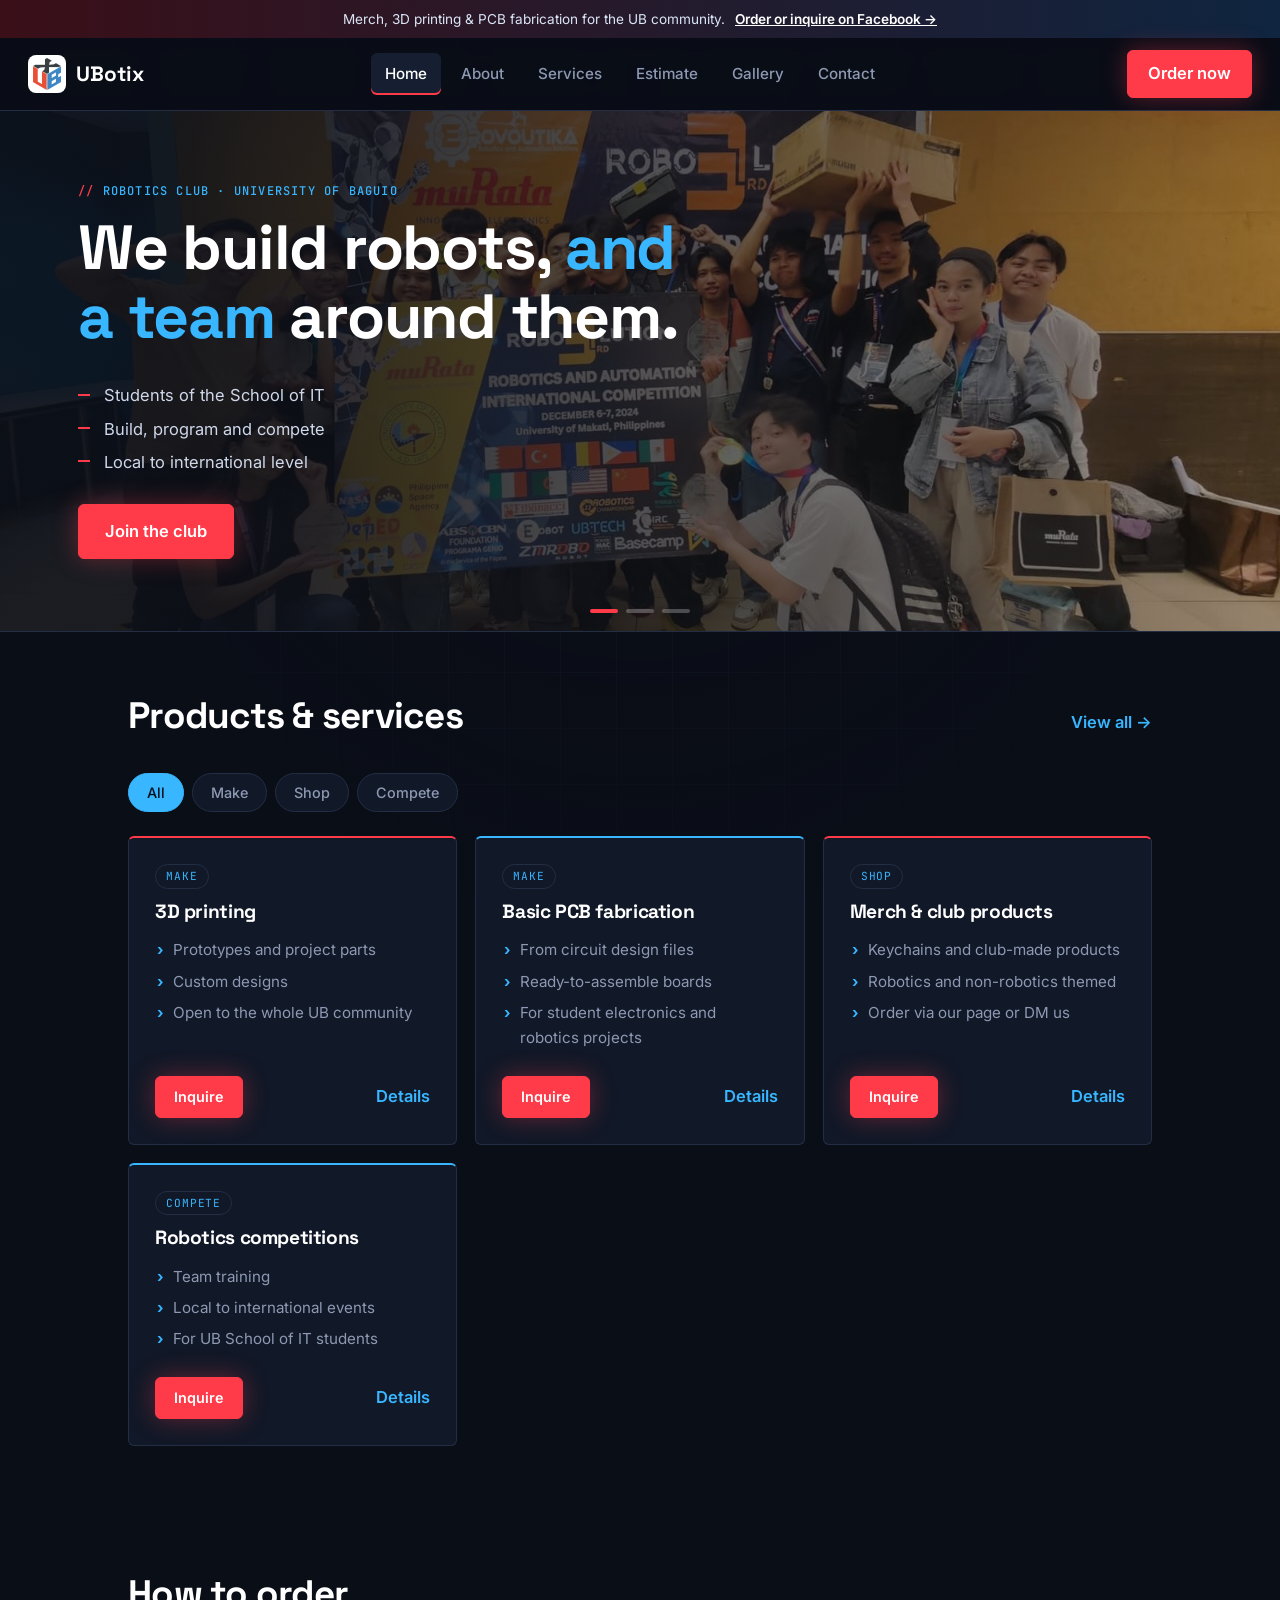
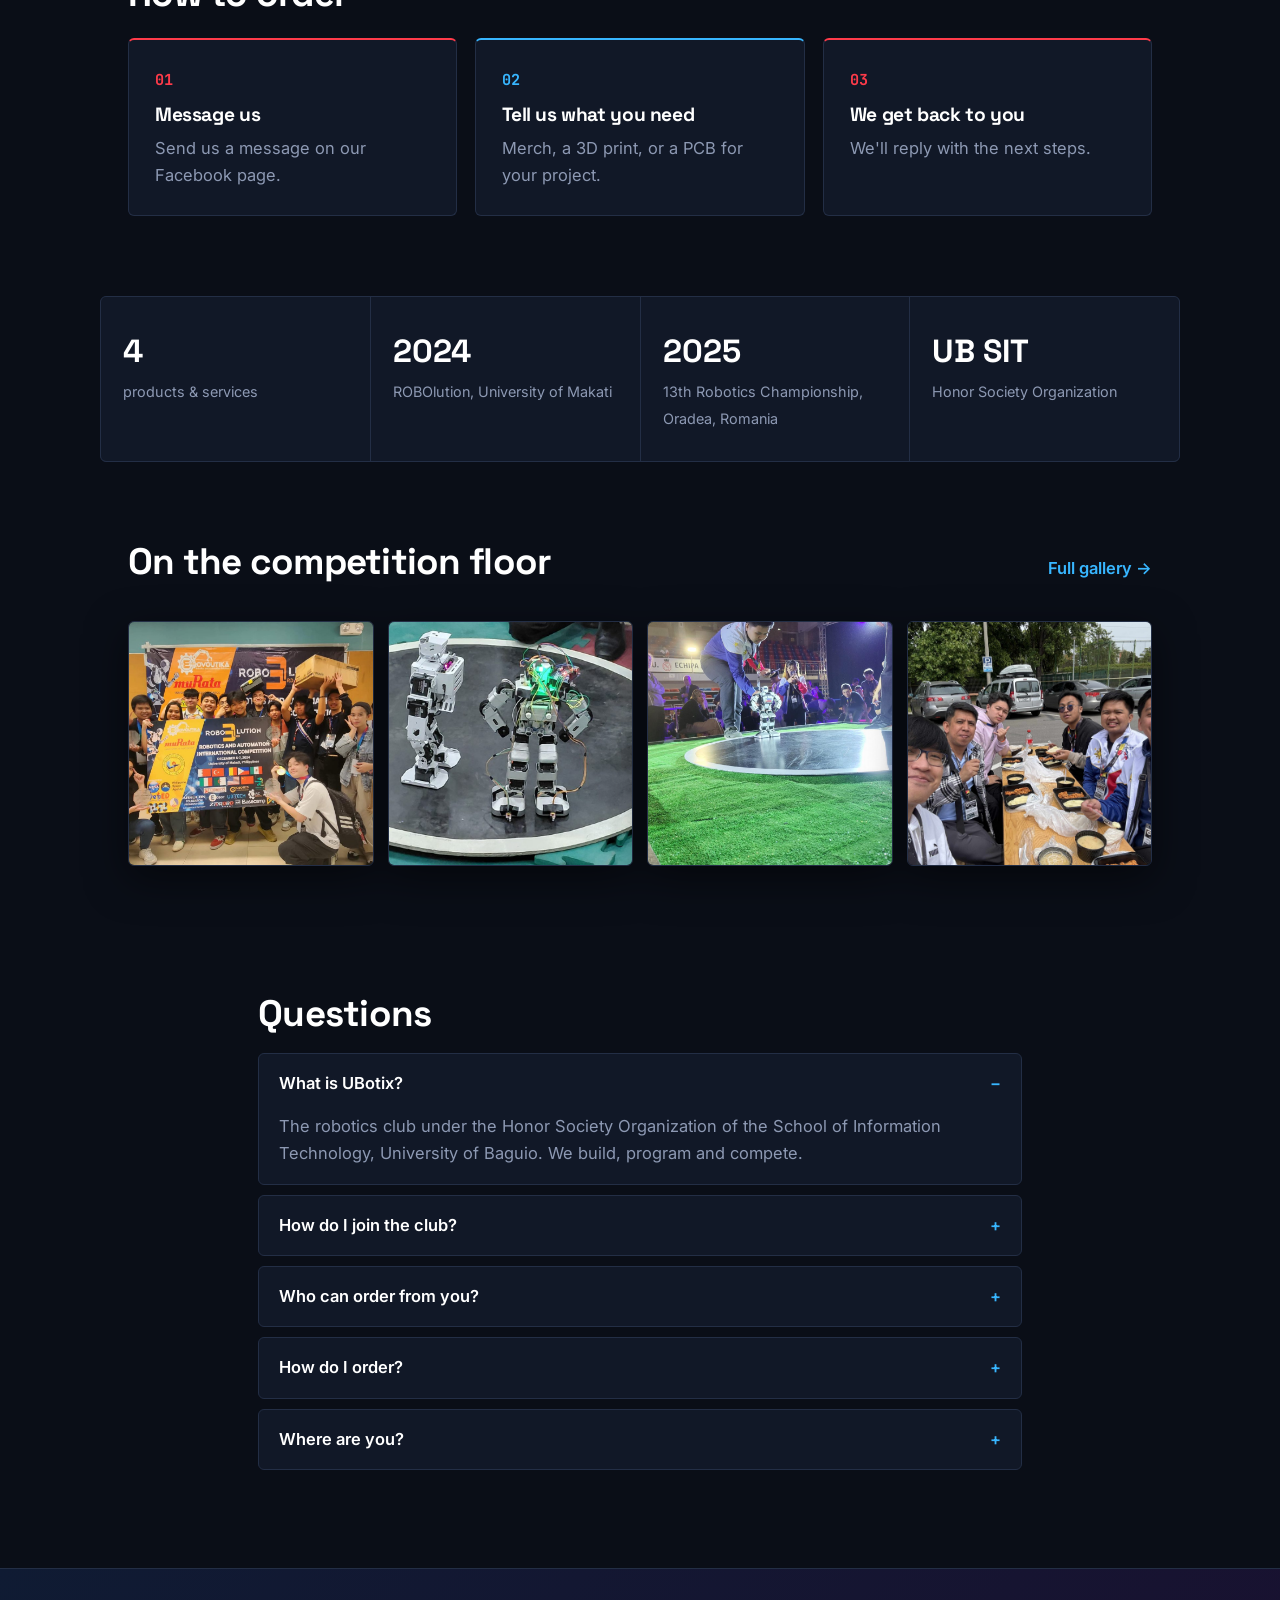
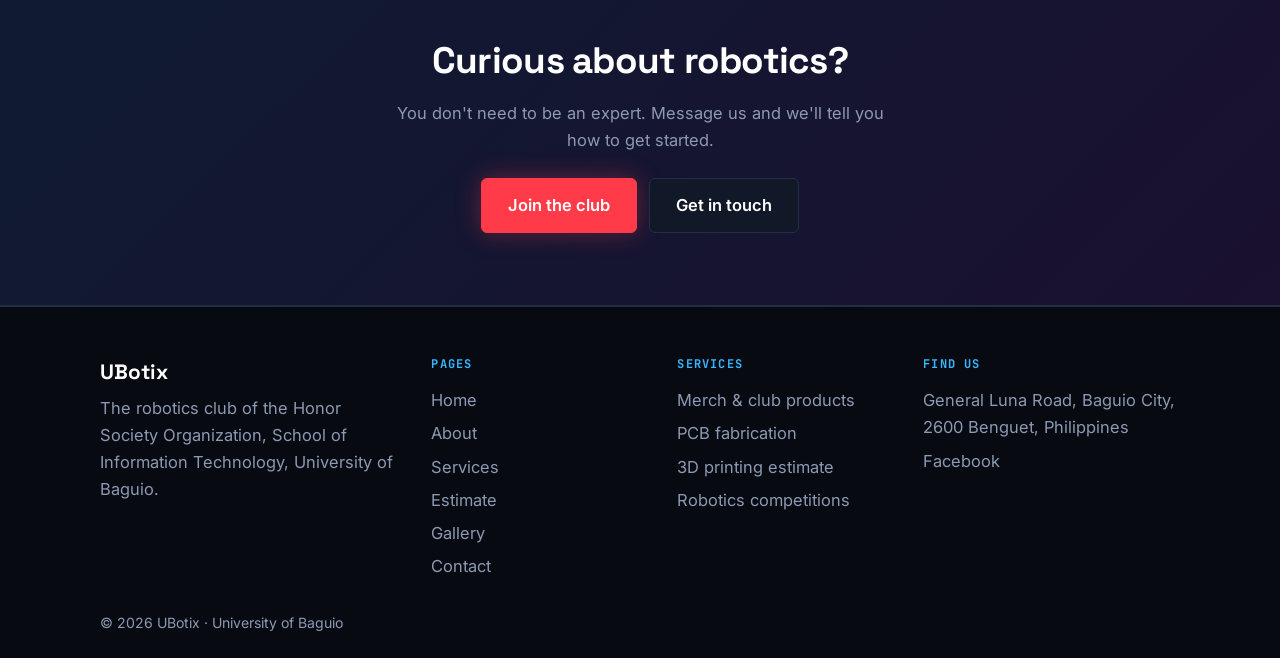
<file: index.html>
<!doctype html>
<html lang="en">
<head>
<meta charset="utf-8">
<meta name="viewport" content="width=device-width, initial-scale=1">
<title>UBotix | University of Baguio Robotics Club</title>
<meta name="description" content="UBotix is the robotics club of the School of Information Technology, University of Baguio. We build, program and compete.">
<link rel="icon" href="favicon.ico" sizes="any">
<link rel="icon" type="image/png" href="images/favicon.png">
<link rel="apple-touch-icon" href="images/apple-touch-icon.png">
<link rel="preconnect" href="https://fonts.googleapis.com">
<link rel="preconnect" href="https://fonts.gstatic.com" crossorigin>
<link href="https://fonts.googleapis.com/css2?family=Inter:wght@400;500;600&family=Space+Grotesk:wght@500;700&family=JetBrains+Mono:wght@500;700&display=swap" rel="stylesheet">
<link rel="stylesheet" href="styles.css">
</head>
<body class="home">
<div class="notice">Merch, 3D printing &amp; PCB fabrication for the UB community. <a href="https://www.facebook.com/profile.php?id=61595112535000" target="_blank" rel="noopener">Order or inquire on Facebook &rarr;</a></div>
<header class="nav">
  <a class="brand" href="index.html" aria-label="UBotix home"><img src="images/logo-cube.png" alt="UBotix"><span>UBotix</span></a>
  <button class="menu" aria-label="Menu" aria-expanded="false">Menu</button>
  <nav>
      <a href="index.html" class="active" aria-current="page">Home</a>
      <a href="about.html">About</a>
      <a href="services.html">Services</a>
      <a href="estimate.html">Estimate</a>
      <a href="gallery.html">Gallery</a>
      <a href="contact.html">Contact</a>
  </nav>
  <a class="btn primary order" href="https://www.facebook.com/profile.php?id=61595112535000" target="_blank" rel="noopener">Order now</a>
</header>
<main>

<section class="hero-car">
  <div class="slides">
    <div class="slide on" style="background-image:linear-gradient(90deg,rgba(10,14,23,.92) 15%,rgba(10,14,23,.35)),url(images/gallery/photo3.jpg)"><div class="slide-in"><p class="tag">Robotics club &middot; University of Baguio</p><h1>We build robots, <em>and a team</em> around them.</h1><ul class="ticks"><li>Students of the School of IT</li><li>Build, program and compete</li><li>Local to international level</li></ul><a class="btn primary" href="https://docs.google.com/forms/d/e/1FAIpQLSfKr0CST-jLYhEH2jDf-eN278wvGt6CbWJ5EzZv4pns-jMh1Q/viewform?pli=1" target="_blank" rel="noopener">Join the club</a></div></div>
    <div class="slide" style="background-image:linear-gradient(90deg,rgba(10,14,23,.92) 15%,rgba(10,14,23,.35)),url(images/gallery/photo1.jpg)"><div class="slide-in"><p class="tag">ROBOlution 2024</p><h1>Medals from the <em>international stage</em>.</h1><ul class="ticks"><li>ROBOlution 3rd Robotics and Automation International Competition</li><li>University of Makati, December 2024</li><li>May 2025: 13th Robotics Championship, Oradea, Romania &mdash; Top 4 in Freestyle</li></ul><a class="btn primary" href="gallery.html">See the gallery</a></div></div>
    <div class="slide" style="background-image:linear-gradient(90deg,rgba(10,14,23,.92) 15%,rgba(10,14,23,.35)),url(images/gallery/photo4.jpg)"><div class="slide-in"><p class="tag">Products &amp; services</p><h1>Made by students, <em>for the UB community</em>.</h1><ul class="ticks"><li>3D printing and basic PCB fabrication</li><li>Merch, keychains and club-made products</li></ul><a class="btn primary" href="services.html">Browse services</a></div></div>
  </div>
  <div class="dots"><button class="dot on" aria-label="Slide 1"></button><button class="dot" aria-label="Slide 2"></button><button class="dot" aria-label="Slide 3"></button></div>
</section>

<section class="wrap">
  <div class="head-row"><h2>Products &amp; services</h2><a class="link" href="services.html">View all &rarr;</a></div>
  <div class="tabs" role="tablist">
    <button class="tab on" data-f="all">All</button>
    <button class="tab" data-f="make">Make</button>
    <button class="tab" data-f="shop">Shop</button>
    <button class="tab" data-f="train">Compete</button>
  </div>
  <div class="cards svcs" id="svcs"></div>
</section>

<section class="wrap" id="updates-sec" hidden>
  <h2>Latest updates</h2>
  <div class="cards three" id="updates"></div>
</section>

<section class="wrap">
  <h2>How to order</h2>
  <div class="cards three steps">
    <article><span class="n r">01</span><h3>Message us</h3><p>Send us a message on our Facebook page.</p></article>
    <article><span class="n b">02</span><h3>Tell us what you need</h3><p>Merch, a 3D print, or a PCB for your project.</p></article>
    <article><span class="n r">03</span><h3>We get back to you</h3><p>We'll reply with the next steps.</p></article>
  </div>
</section>

<section class="stats">
  <div><b>4</b><span>products &amp; services</span></div>
  <div><b>2024</b><span>ROBOlution, University of Makati</span></div>
  <div><b>2025</b><span>13th Robotics Championship, Oradea, Romania</span></div>
  <div><b>UB SIT</b><span>Honor Society Organization</span></div>
</section>

<section class="wrap">
  <div class="head-row"><h2>On the competition floor</h2><a class="link" href="gallery.html">Full gallery &rarr;</a></div>
  <div class="mosaic">
    <figure class="ph "><img src="images/gallery/photo3.jpg" alt="ROBOlution 2024" loading="lazy"></figure>
    <figure class="ph "><img src="images/gallery/photo4.jpg" alt="Humanoid robots in the sumo ring" loading="lazy"></figure>
    <figure class="ph "><img src="images/gallery/photo6.jpg" alt="Setting up a humanoid robot for a sumo match" loading="lazy"></figure>
    <figure class="ph "><img src="images/gallery/photo5.jpg" alt="Team break at the 13th Robotics Championship in Oradea, Romania, May 2025" loading="lazy"></figure>
  </div>
</section>

<section class="wrap faq">
  <h2>Questions</h2>
  <details open><summary>What is UBotix?</summary><p>The robotics club under the Honor Society Organization of the School of Information Technology, University of Baguio. We build, program and compete.</p></details>
  <details><summary>How do I join the club?</summary><p>Fill out our <a href="https://docs.google.com/forms/d/e/1FAIpQLSfKr0CST-jLYhEH2jDf-eN278wvGt6CbWJ5EzZv4pns-jMh1Q/viewform?pli=1" target="_blank" rel="noopener">registration form</a>.</p></details>
  <details><summary>Who can order from you?</summary><p>Our merch and 3D printing are for the whole University of Baguio community. PCB fabrication is for students' electronics and robotics projects.</p></details>
  <details><summary>How do I order?</summary><p>Order via our Facebook page or send us a direct message.</p></details>
  <details><summary>Where are you?</summary><p>General Luna Road, Baguio City, 2600 Benguet, Philippines.</p></details>
</section>

<section class="band">
  <h2>Curious about robotics?</h2>
  <p>You don't need to be an expert. Message us and we'll tell you how to get started.</p>
  <div class="cta" style="justify-content:center"><a class="btn primary" href="https://docs.google.com/forms/d/e/1FAIpQLSfKr0CST-jLYhEH2jDf-eN278wvGt6CbWJ5EzZv4pns-jMh1Q/viewform?pli=1" target="_blank" rel="noopener">Join the club</a><a class="btn" href="contact.html">Get in touch</a></div>
</section>

</main>
<footer>
  <div class="foot">
    <div>
      <strong class="fbrand">UBotix</strong>
      <p>The robotics club of the Honor Society Organization, School of Information Technology, University of Baguio.</p>
    </div>
    <div>
      <h4>Pages</h4>
      <a href="index.html">Home</a><a href="about.html">About</a><a href="services.html">Services</a><a href="estimate.html">Estimate</a><a href="gallery.html">Gallery</a><a href="contact.html">Contact</a>
    </div>
    <div>
      <h4>Services</h4>
      <a href="services.html">Merch &amp; club products</a><a href="services.html">PCB fabrication</a><a href="estimate.html">3D printing estimate</a><a href="services.html">Robotics competitions</a>
    </div>
    <div>
      <h4>Find us</h4>
      <p>General Luna Road, Baguio City, 2600 Benguet, Philippines</p>
      <a href="https://www.facebook.com/profile.php?id=61595112535000" target="_blank" rel="noopener">Facebook</a>
    </div>
  </div>
  <p class="copy">&copy; <span id="y"></span> UBotix &middot; University of Baguio</p>
</footer>
<div id="lb" class="lb" hidden><img alt=""><p></p></div>
<script src="script.js"></script>
</body>
</html>
</file>
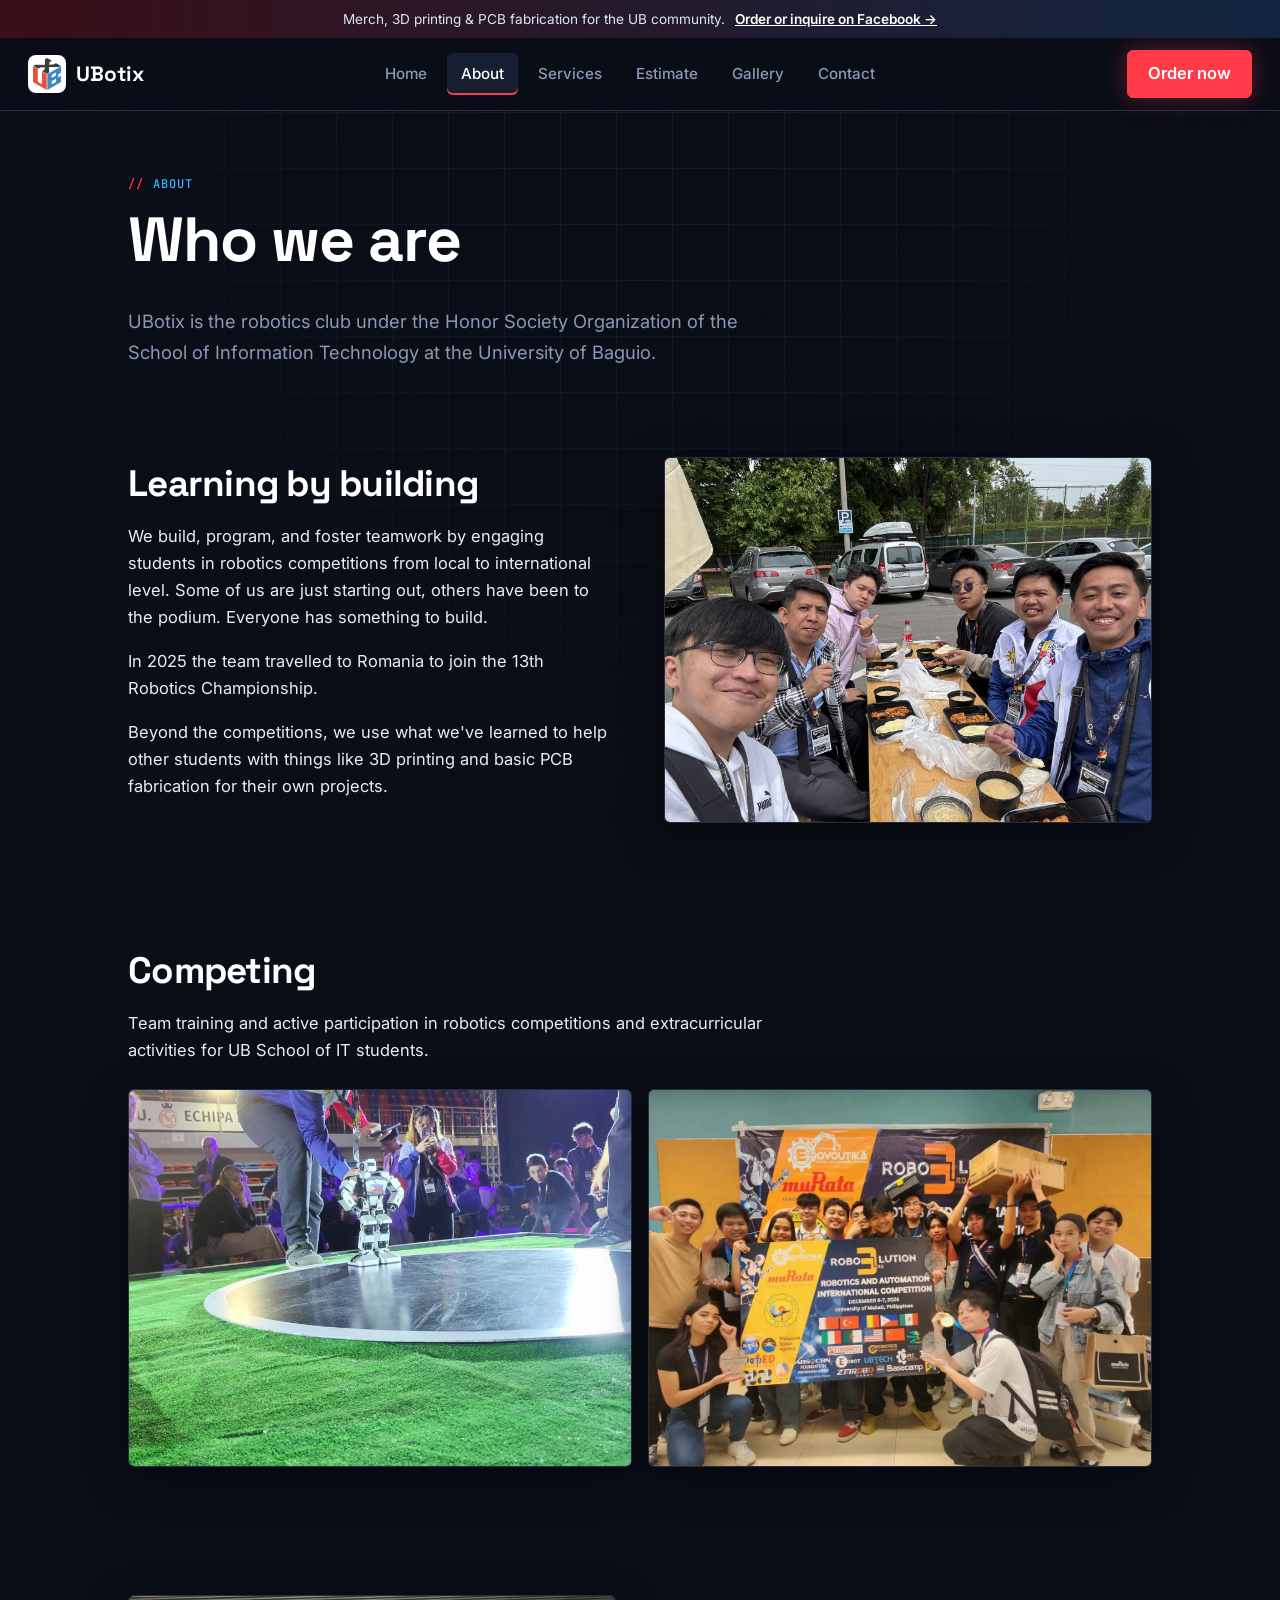
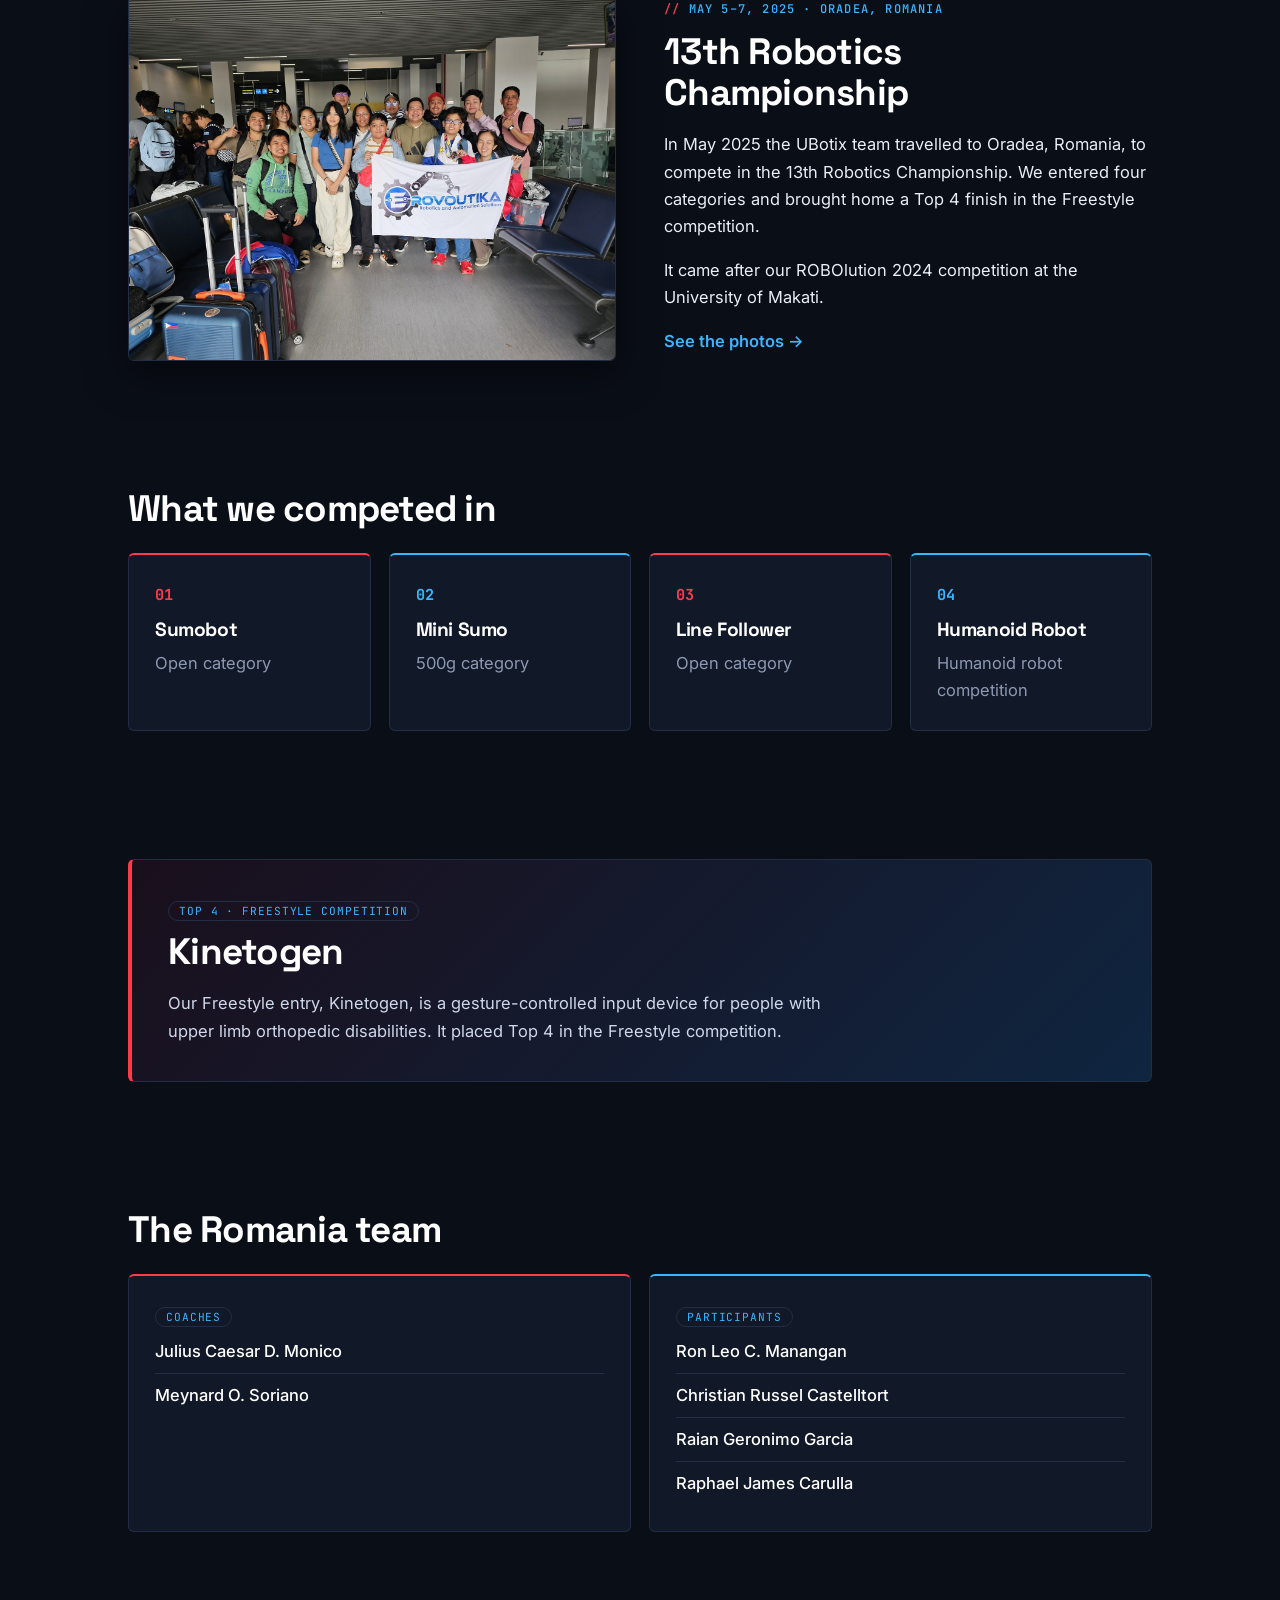
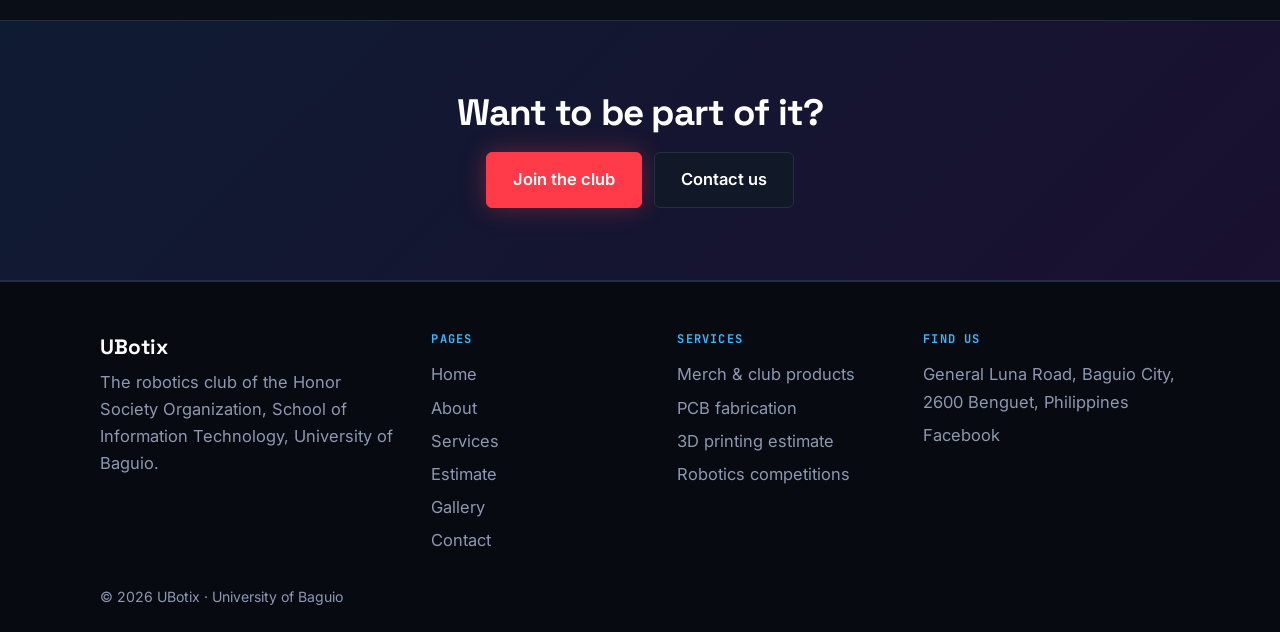
<file: about.html>
<!doctype html>
<html lang="en">
<head>
<meta charset="utf-8">
<meta name="viewport" content="width=device-width, initial-scale=1">
<title>About | UBotix</title>
<meta name="description" content="About UBotix, the University of Baguio robotics club.">
<link rel="icon" href="favicon.ico" sizes="any">
<link rel="icon" type="image/png" href="images/favicon.png">
<link rel="apple-touch-icon" href="images/apple-touch-icon.png">
<link rel="preconnect" href="https://fonts.googleapis.com">
<link rel="preconnect" href="https://fonts.gstatic.com" crossorigin>
<link href="https://fonts.googleapis.com/css2?family=Inter:wght@400;500;600&family=Space+Grotesk:wght@500;700&family=JetBrains+Mono:wght@500;700&display=swap" rel="stylesheet">
<link rel="stylesheet" href="styles.css">
</head>
<body class="">
<div class="notice">Merch, 3D printing &amp; PCB fabrication for the UB community. <a href="https://www.facebook.com/profile.php?id=61595112535000" target="_blank" rel="noopener">Order or inquire on Facebook &rarr;</a></div>
<header class="nav">
  <a class="brand" href="index.html" aria-label="UBotix home"><img src="images/logo-cube.png" alt="UBotix"><span>UBotix</span></a>
  <button class="menu" aria-label="Menu" aria-expanded="false">Menu</button>
  <nav>
      <a href="index.html">Home</a>
      <a href="about.html" class="active" aria-current="page">About</a>
      <a href="services.html">Services</a>
      <a href="estimate.html">Estimate</a>
      <a href="gallery.html">Gallery</a>
      <a href="contact.html">Contact</a>
  </nav>
  <a class="btn primary order" href="https://www.facebook.com/profile.php?id=61595112535000" target="_blank" rel="noopener">Order now</a>
</header>
<main>

<section class="page-head">
  <p class="tag">About</p>
  <h1>Who we are</h1>
  <p class="lead">UBotix is the robotics club under the Honor Society Organization of the School of Information Technology at the University of Baguio.</p>
</section>

<section class="wrap split">
  <div class="split-text">
    <h2>Learning by building</h2>
    <p>We build, program, and foster teamwork by engaging students in robotics competitions from local to international level. Some of us are just starting out, others have been to the podium. Everyone has something to build.</p>
    <p>In 2025 the team travelled to Romania to join the 13th Robotics Championship.</p>
    <p>Beyond the competitions, we use what we've learned to help other students with things like 3D printing and basic PCB fabrication for their own projects.</p>
  </div>
  <div><figure class="ph tall"><img src="images/gallery/photo5.jpg" alt="Team break between rounds at the 13th Robotics Championship in Oradea, Romania, May 2025" loading="lazy"></figure></div>
</section>

<section class="wrap">
  <h2>Competing</h2>
  <p class="narrow">Team training and active participation in robotics competitions and extracurricular activities for UB School of IT students.</p>
  <div class="two-photos">
    <figure class="ph "><img src="images/gallery/photo6.jpg" alt="Setting up a humanoid robot for a sumo match" loading="lazy"></figure>
    <figure class="ph "><img src="images/gallery/photo3.jpg" alt="ROBOlution 2024" loading="lazy"></figure>
  </div>
</section>

<section class="wrap split">
  <div><figure class="ph tall"><img src="images/gallery/photo2.jpg" alt="The team heading to the 13th Robotics Championship in Oradea, Romania, May 2025" loading="lazy"></figure></div>
  <div class="split-text">
    <p class="tag">May 5&ndash;7, 2025 &middot; Oradea, Romania</p>
    <h2>13th Robotics Championship</h2>
    <p>In May 2025 the UBotix team travelled to Oradea, Romania, to compete in the 13th Robotics Championship. We entered four categories and brought home a Top 4 finish in the Freestyle competition.</p>
    <p>It came after our ROBOlution 2024 competition at the University of Makati.</p>
    <a class="link" href="gallery.html">See the photos &rarr;</a>
  </div>
</section>

<section class="wrap">
  <h2>What we competed in</h2>
  <div class="cards four">
    <article><span class="n r">01</span><h3>Sumobot</h3><p>Open category</p></article>
    <article><span class="n b">02</span><h3>Mini Sumo</h3><p>500g category</p></article>
    <article><span class="n r">03</span><h3>Line Follower</h3><p>Open category</p></article>
    <article><span class="n b">04</span><h3>Humanoid Robot</h3><p>Humanoid robot competition</p></article>
  </div>
</section>

<section class="wrap">
  <div class="feature">
    <span class="chip">Top 4 &middot; Freestyle competition</span>
    <h2>Kinetogen</h2>
    <p>Our Freestyle entry, Kinetogen, is a gesture-controlled input device for people with upper limb orthopedic disabilities. It placed Top 4 in the Freestyle competition.</p>
  </div>
</section>

<section class="wrap">
  <h2>The Romania team</h2>
  <div class="cards two">
    <article><span class="chip">Coaches</span><ul class="people"><li>Julius Caesar D. Monico</li><li>Meynard O. Soriano</li></ul></article>
    <article><span class="chip">Participants</span><ul class="people"><li>Ron Leo C. Manangan</li><li>Christian Russel Castelltort</li><li>Raian Geronimo Garcia</li><li>Raphael James Carulla</li></ul></article>
  </div>
</section>

<section class="band">
  <h2>Want to be part of it?</h2>
  <div class="cta" style="justify-content:center"><a class="btn primary" href="https://docs.google.com/forms/d/e/1FAIpQLSfKr0CST-jLYhEH2jDf-eN278wvGt6CbWJ5EzZv4pns-jMh1Q/viewform?pli=1" target="_blank" rel="noopener">Join the club</a><a class="btn" href="contact.html">Contact us</a></div>
</section>

</main>
<footer>
  <div class="foot">
    <div>
      <strong class="fbrand">UBotix</strong>
      <p>The robotics club of the Honor Society Organization, School of Information Technology, University of Baguio.</p>
    </div>
    <div>
      <h4>Pages</h4>
      <a href="index.html">Home</a><a href="about.html">About</a><a href="services.html">Services</a><a href="estimate.html">Estimate</a><a href="gallery.html">Gallery</a><a href="contact.html">Contact</a>
    </div>
    <div>
      <h4>Services</h4>
      <a href="services.html">Merch &amp; club products</a><a href="services.html">PCB fabrication</a><a href="estimate.html">3D printing estimate</a><a href="services.html">Robotics competitions</a>
    </div>
    <div>
      <h4>Find us</h4>
      <p>General Luna Road, Baguio City, 2600 Benguet, Philippines</p>
      <a href="https://www.facebook.com/profile.php?id=61595112535000" target="_blank" rel="noopener">Facebook</a>
    </div>
  </div>
  <p class="copy">&copy; <span id="y"></span> UBotix &middot; University of Baguio</p>
</footer>
<div id="lb" class="lb" hidden><img alt=""><p></p></div>
<script src="script.js"></script>
</body>
</html>
</file>
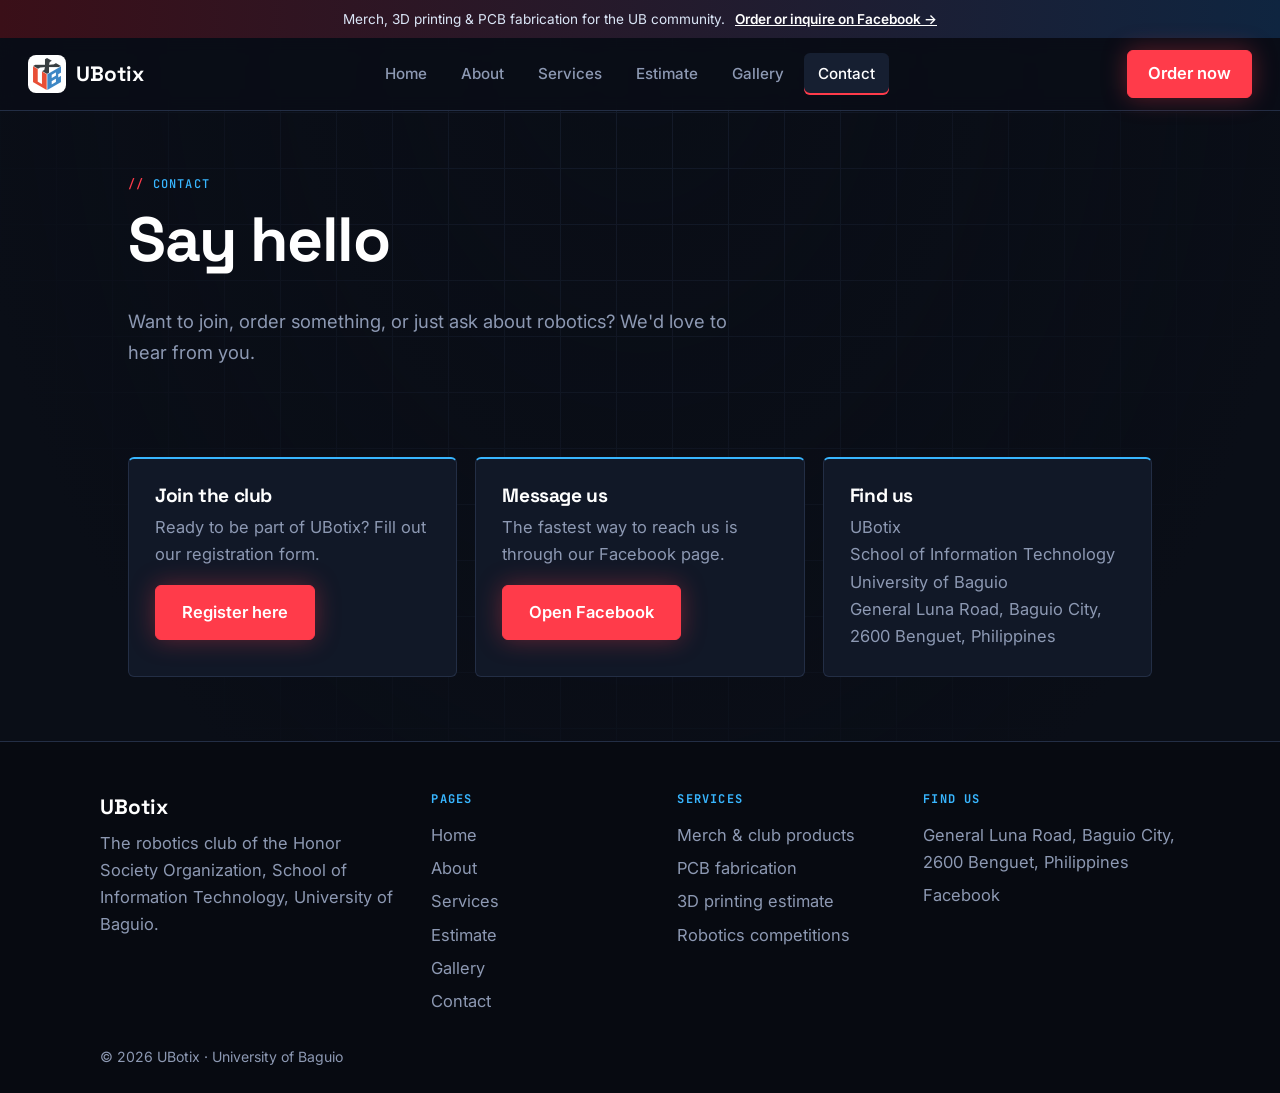
<file: contact.html>
<!doctype html>
<html lang="en">
<head>
<meta charset="utf-8">
<meta name="viewport" content="width=device-width, initial-scale=1">
<title>Contact | UBotix</title>
<meta name="description" content="Get in touch with UBotix.">
<link rel="icon" href="favicon.ico" sizes="any">
<link rel="icon" type="image/png" href="images/favicon.png">
<link rel="apple-touch-icon" href="images/apple-touch-icon.png">
<link rel="preconnect" href="https://fonts.googleapis.com">
<link rel="preconnect" href="https://fonts.gstatic.com" crossorigin>
<link href="https://fonts.googleapis.com/css2?family=Inter:wght@400;500;600&family=Space+Grotesk:wght@500;700&family=JetBrains+Mono:wght@500;700&display=swap" rel="stylesheet">
<link rel="stylesheet" href="styles.css">
</head>
<body class="">
<div class="notice">Merch, 3D printing &amp; PCB fabrication for the UB community. <a href="https://www.facebook.com/profile.php?id=61595112535000" target="_blank" rel="noopener">Order or inquire on Facebook &rarr;</a></div>
<header class="nav">
  <a class="brand" href="index.html" aria-label="UBotix home"><img src="images/logo-cube.png" alt="UBotix"><span>UBotix</span></a>
  <button class="menu" aria-label="Menu" aria-expanded="false">Menu</button>
  <nav>
      <a href="index.html">Home</a>
      <a href="about.html">About</a>
      <a href="services.html">Services</a>
      <a href="estimate.html">Estimate</a>
      <a href="gallery.html">Gallery</a>
      <a href="contact.html" class="active" aria-current="page">Contact</a>
  </nav>
  <a class="btn primary order" href="https://www.facebook.com/profile.php?id=61595112535000" target="_blank" rel="noopener">Order now</a>
</header>
<main>

<section class="page-head">
  <p class="tag">Contact</p>
  <h1>Say hello</h1>
  <p class="lead">Want to join, order something, or just ask about robotics? We'd love to hear from you.</p>
</section>

<section class="wrap split three">
  <div class="card-box">
    <h3>Join the club</h3>
    <p>Ready to be part of UBotix? Fill out our registration form.</p>
    <a class="btn primary" href="https://docs.google.com/forms/d/e/1FAIpQLSfKr0CST-jLYhEH2jDf-eN278wvGt6CbWJ5EzZv4pns-jMh1Q/viewform?pli=1" target="_blank" rel="noopener">Register here</a>
  </div>
  <div class="card-box">
    <h3>Message us</h3>
    <p>The fastest way to reach us is through our Facebook page.</p>
    <a class="btn primary" href="https://www.facebook.com/profile.php?id=61595112535000" target="_blank" rel="noopener">Open Facebook</a>
  </div>
  <div class="card-box">
    <h3>Find us</h3>
    <p>UBotix<br>School of Information Technology<br>University of Baguio<br>General Luna Road, Baguio City, 2600 Benguet, Philippines</p>
  </div>
</section>

</main>
<footer>
  <div class="foot">
    <div>
      <strong class="fbrand">UBotix</strong>
      <p>The robotics club of the Honor Society Organization, School of Information Technology, University of Baguio.</p>
    </div>
    <div>
      <h4>Pages</h4>
      <a href="index.html">Home</a><a href="about.html">About</a><a href="services.html">Services</a><a href="estimate.html">Estimate</a><a href="gallery.html">Gallery</a><a href="contact.html">Contact</a>
    </div>
    <div>
      <h4>Services</h4>
      <a href="services.html">Merch &amp; club products</a><a href="services.html">PCB fabrication</a><a href="estimate.html">3D printing estimate</a><a href="services.html">Robotics competitions</a>
    </div>
    <div>
      <h4>Find us</h4>
      <p>General Luna Road, Baguio City, 2600 Benguet, Philippines</p>
      <a href="https://www.facebook.com/profile.php?id=61595112535000" target="_blank" rel="noopener">Facebook</a>
    </div>
  </div>
  <p class="copy">&copy; <span id="y"></span> UBotix &middot; University of Baguio</p>
</footer>
<div id="lb" class="lb" hidden><img alt=""><p></p></div>
<script src="script.js"></script>
</body>
</html>
</file>
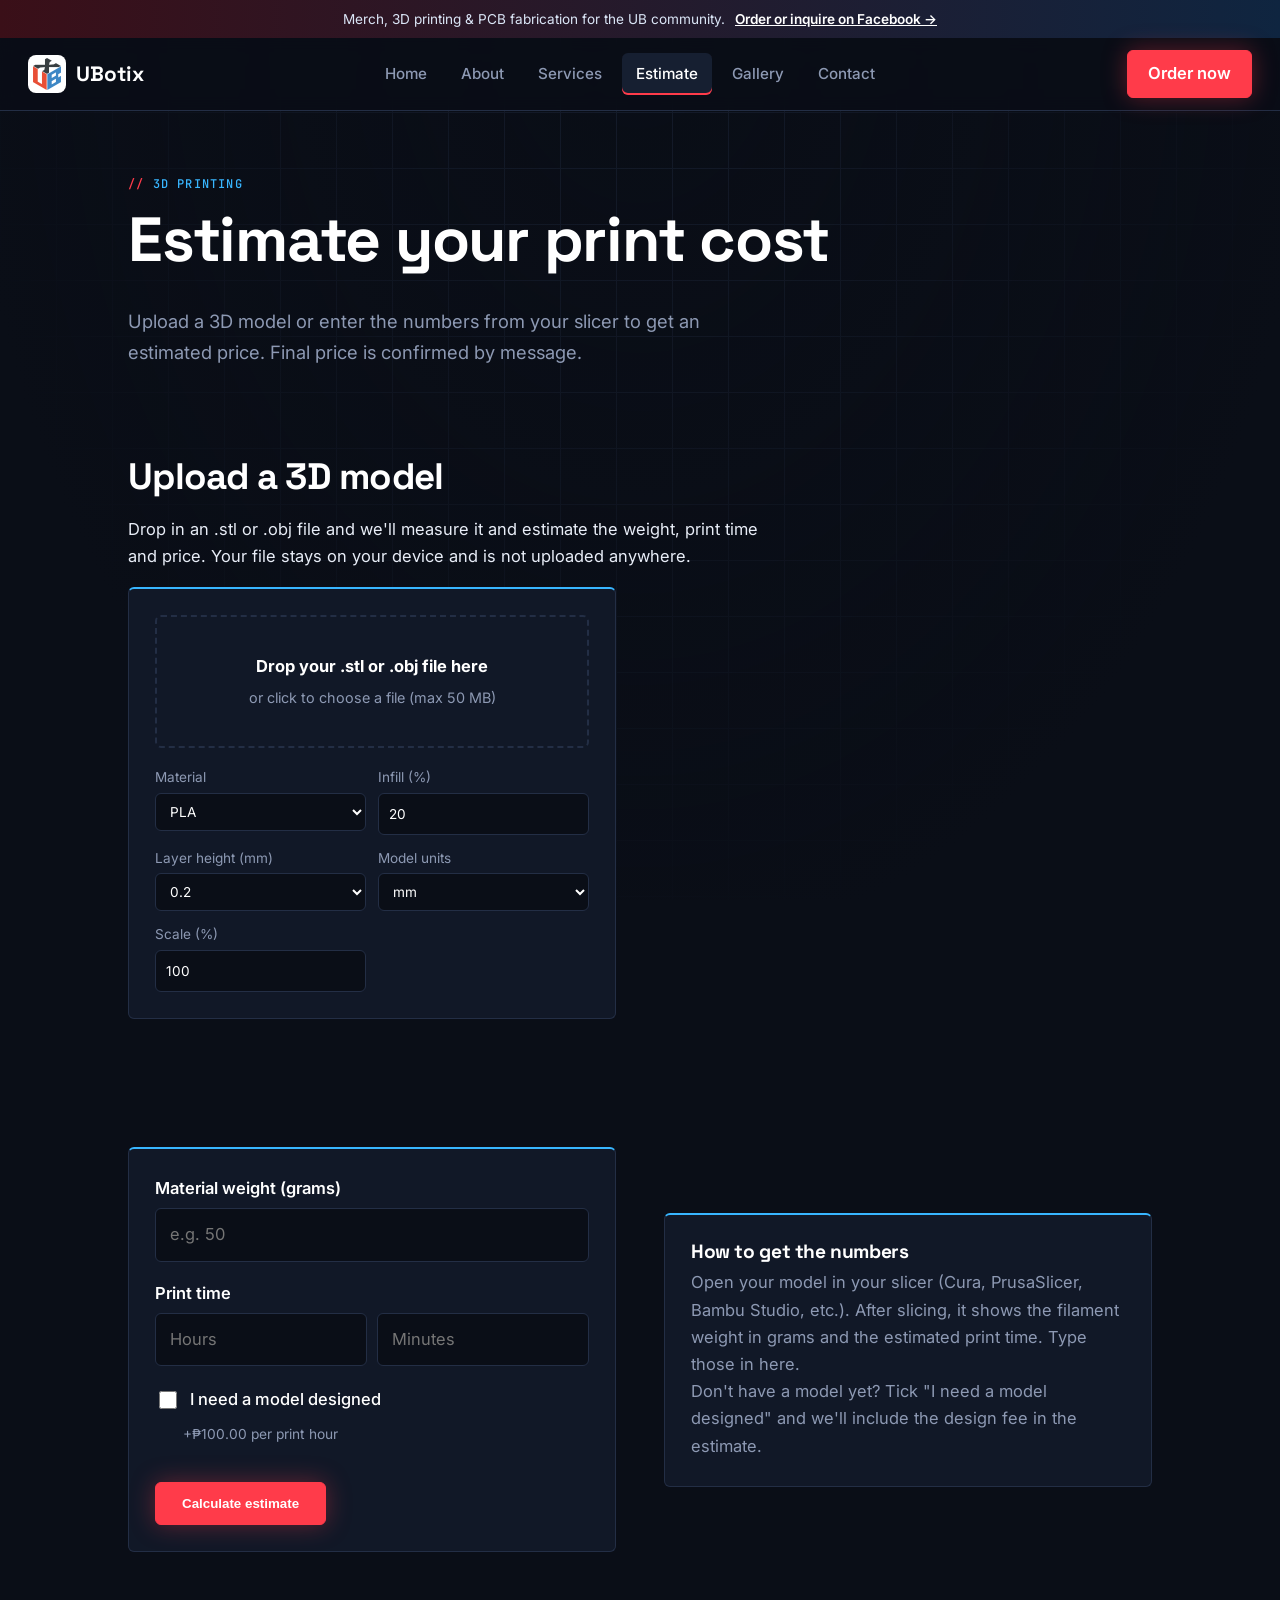
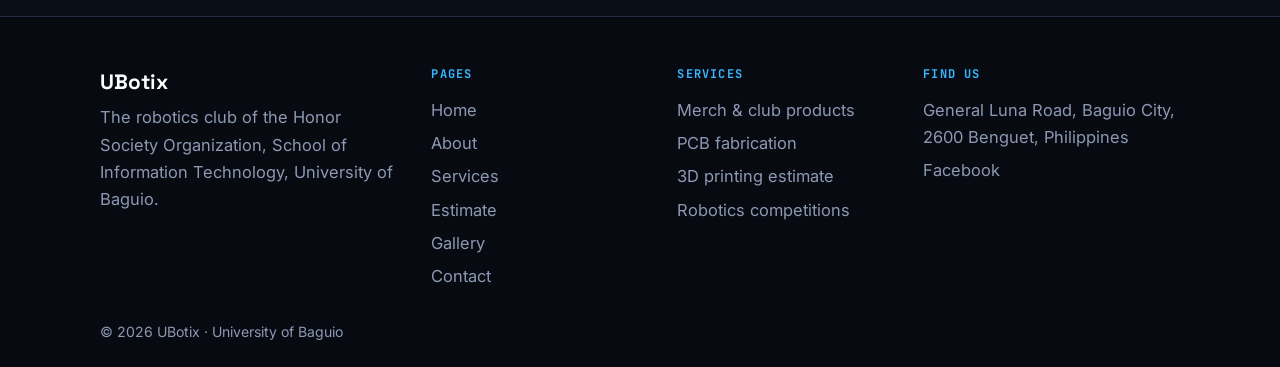
<file: estimate.html>
<!doctype html>
<html lang="en">
<head>
<meta charset="utf-8">
<meta name="viewport" content="width=device-width, initial-scale=1">
<title>3D Print Estimate | UBotix</title>
<meta name="description" content="Estimate the cost of a 3D print from UBotix.">
<link rel="icon" href="favicon.ico" sizes="any">
<link rel="icon" type="image/png" href="images/favicon.png">
<link rel="apple-touch-icon" href="images/apple-touch-icon.png">
<link rel="preconnect" href="https://fonts.googleapis.com">
<link rel="preconnect" href="https://fonts.gstatic.com" crossorigin>
<link href="https://fonts.googleapis.com/css2?family=Inter:wght@400;500;600&family=Space+Grotesk:wght@500;700&family=JetBrains+Mono:wght@500;700&display=swap" rel="stylesheet">
<link rel="stylesheet" href="styles.css">
</head>
<body class="">
<div class="notice">Merch, 3D printing &amp; PCB fabrication for the UB community. <a href="https://www.facebook.com/profile.php?id=61595112535000" target="_blank" rel="noopener">Order or inquire on Facebook &rarr;</a></div>
<header class="nav">
  <a class="brand" href="index.html" aria-label="UBotix home"><img src="images/logo-cube.png" alt="UBotix"><span>UBotix</span></a>
  <button class="menu" aria-label="Menu" aria-expanded="false">Menu</button>
  <nav>
      <a href="index.html">Home</a>
      <a href="about.html">About</a>
      <a href="services.html">Services</a>
      <a href="estimate.html" class="active" aria-current="page">Estimate</a>
      <a href="gallery.html">Gallery</a>
      <a href="contact.html">Contact</a>
  </nav>
  <a class="btn primary order" href="https://www.facebook.com/profile.php?id=61595112535000" target="_blank" rel="noopener">Order now</a>
</header>
<main>

<section class="page-head">
  <p class="tag">3D printing</p>
  <h1>Estimate your print cost</h1>
  <p class="lead">Upload a 3D model or enter the numbers from your slicer to get an estimated price. Final price is confirmed by message.</p>
</section>

<section class="wrap">
  <h2>Upload a 3D model</h2>
  <p class="narrow">Drop in an .stl or .obj file and we'll measure it and estimate the weight, print time and price. Your file stays on your device and is not uploaded anywhere.</p>
  <div class="split est-split">
    <div class="card-box upload">
      <div id="mdlDrop" class="drop" tabindex="0" role="button" aria-label="Choose a 3D model file">
        <strong>Drop your .stl or .obj file here</strong>
        <span>or click to choose a file (max 50 MB)</span>
      </div>
      <input id="mdlFile" type="file" accept=".stl,.obj" hidden>
      <div class="opts">
        <label>Material<select id="mdlMat"><option>PLA</option><option>PETG</option><option>ABS</option></select></label>
        <label>Infill (%)<input id="mdlInfill" type="number" min="0" max="100" value="20"></label>
        <label>Layer height (mm)<select id="mdlLayer"><option>0.12</option><option selected>0.2</option><option>0.28</option></select></label>
        <label>Model units<select id="mdlUnits"><option value="mm">mm</option><option value="cm">cm</option><option value="in">inches</option></select></label>
        <label>Scale (%)<input id="mdlScale" type="number" min="1" max="1000" value="100"></label>
      </div>
      <p id="mdlErr" class="err" role="alert" hidden></p>
    </div>
    <div>
      <div id="mdlView" class="view" hidden></div>
      <div id="mdlOut" class="card-box result" hidden>
        <span class="chip">Model estimate</span>
        <div id="mdlPrice" class="price">&#8369;0.00</div>
        <ul class="facts">
          <li><span>File</span><b id="mdlName"></b></li>
          <li><span>Size</span><b id="mdlSize"></b></li>
          <li><span>Volume</span><b id="mdlVol"></b></li>
          <li><span>Est. weight</span><b id="mdlGrams"></b></li>
          <li><span>Est. print time</span><b id="mdlTime"></b></li>
        </ul>
        <p id="mdlWarn" class="err" hidden>The size looks unusual. Check the model units and scale above.</p>
        <p class="small">Rough estimate only. It is not a real slicer, so real prints can differ by 30% or more. We'll confirm the final price when you send us the file.</p>
        <div class="cta"><a class="btn primary" href="https://www.facebook.com/profile.php?id=61595112535000" target="_blank" rel="noopener">Message us to order</a><button type="button" class="btn" id="mdlUse">Use in calculator</button></div>
      </div>
    </div>
  </div>
</section>

<section class="wrap split">
  <form id="estForm" class="card-box est" novalidate>
    <label for="grams">Material weight (grams)</label>
    <input id="grams" type="number" min="0" step="any" inputmode="decimal" placeholder="e.g. 50" required>

    <label>Print time</label>
    <div class="time">
      <input id="hours" type="number" min="0" step="1" inputmode="numeric" placeholder="Hours" aria-label="Hours">
      <input id="minutes" type="number" min="0" max="59" step="1" inputmode="numeric" placeholder="Minutes" aria-label="Minutes">
    </div>

    <label class="check"><input id="needDesign" type="checkbox"> I need a model designed <small id="designNote">+&#8369;100.00 per print hour</small></label>

    <p id="estError" class="err" role="alert" hidden></p>
    <button class="btn primary" type="submit">Calculate estimate</button>
  </form>

  <div>
    <div id="estResult" class="card-box result" hidden>
      <span class="chip">Estimated price</span>
      <div id="estPrice" class="price">&#8369;0.00</div>
      <p id="estWith"></p>
      <p class="small">This is an estimate only. Send us your model and we'll confirm the final price.</p>
      <a class="btn primary" href="https://www.facebook.com/profile.php?id=61595112535000" target="_blank" rel="noopener">Message us to order</a>
    </div>
    <div class="card-box">
      <h3>How to get the numbers</h3>
      <p>Open your model in your slicer (Cura, PrusaSlicer, Bambu Studio, etc.). After slicing, it shows the filament weight in grams and the estimated print time. Type those in here.</p>
      <p>Don't have a model yet? Tick "I need a model designed" and we'll include the design fee in the estimate.</p>
    </div>
  </div>
</section>
<script src="estimate.js"></script>
<script src="slicer.js"></script>

</main>
<footer>
  <div class="foot">
    <div>
      <strong class="fbrand">UBotix</strong>
      <p>The robotics club of the Honor Society Organization, School of Information Technology, University of Baguio.</p>
    </div>
    <div>
      <h4>Pages</h4>
      <a href="index.html">Home</a><a href="about.html">About</a><a href="services.html">Services</a><a href="estimate.html">Estimate</a><a href="gallery.html">Gallery</a><a href="contact.html">Contact</a>
    </div>
    <div>
      <h4>Services</h4>
      <a href="services.html">Merch &amp; club products</a><a href="services.html">PCB fabrication</a><a href="estimate.html">3D printing estimate</a><a href="services.html">Robotics competitions</a>
    </div>
    <div>
      <h4>Find us</h4>
      <p>General Luna Road, Baguio City, 2600 Benguet, Philippines</p>
      <a href="https://www.facebook.com/profile.php?id=61595112535000" target="_blank" rel="noopener">Facebook</a>
    </div>
  </div>
  <p class="copy">&copy; <span id="y"></span> UBotix &middot; University of Baguio</p>
</footer>
<div id="lb" class="lb" hidden><img alt=""><p></p></div>
<script src="script.js"></script>
</body>
</html>
</file>
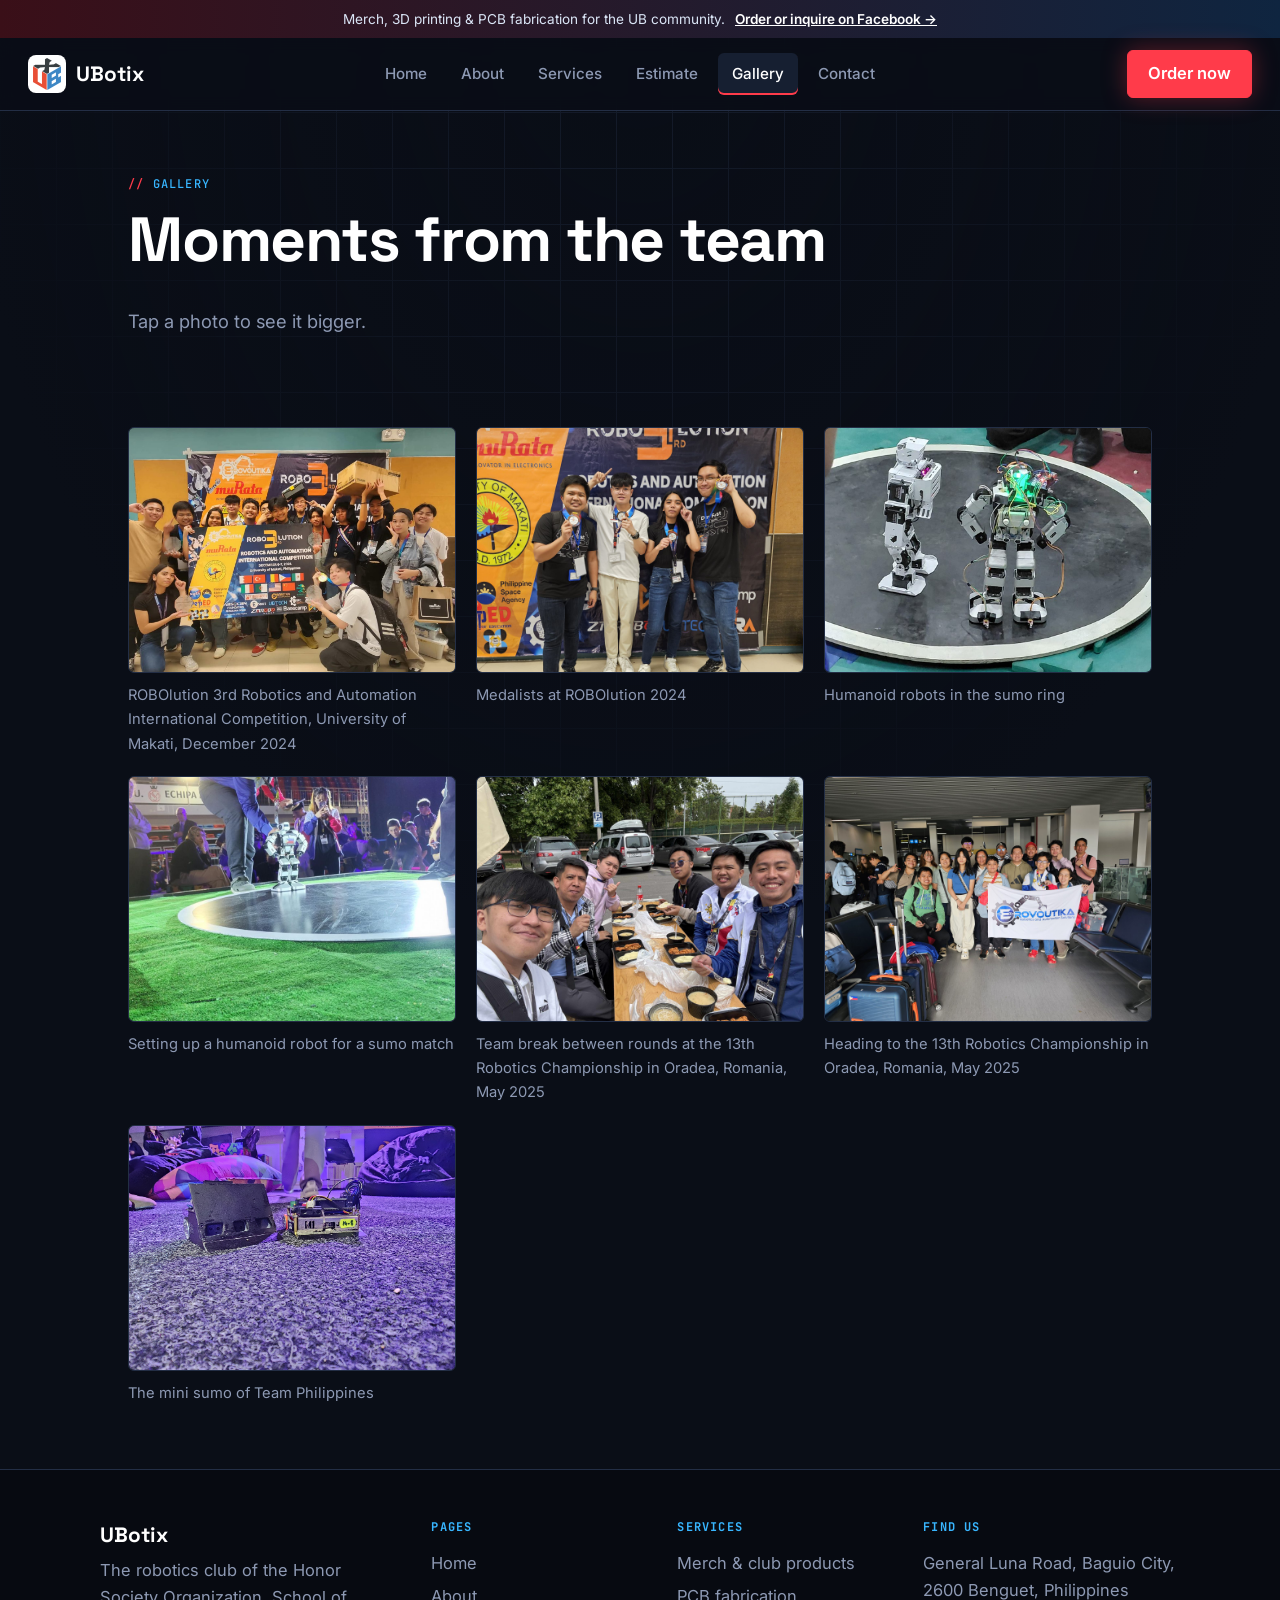
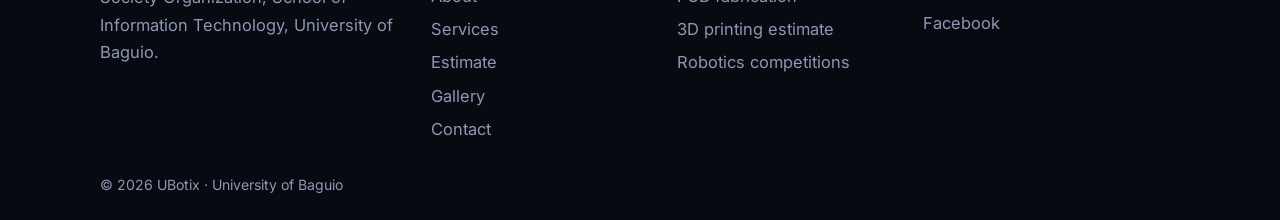
<file: gallery.html>
<!doctype html>
<html lang="en">
<head>
<meta charset="utf-8">
<meta name="viewport" content="width=device-width, initial-scale=1">
<title>Gallery | UBotix</title>
<meta name="description" content="Photos from UBotix at robotics competitions.">
<link rel="icon" href="favicon.ico" sizes="any">
<link rel="icon" type="image/png" href="images/favicon.png">
<link rel="apple-touch-icon" href="images/apple-touch-icon.png">
<link rel="preconnect" href="https://fonts.googleapis.com">
<link rel="preconnect" href="https://fonts.gstatic.com" crossorigin>
<link href="https://fonts.googleapis.com/css2?family=Inter:wght@400;500;600&family=Space+Grotesk:wght@500;700&family=JetBrains+Mono:wght@500;700&display=swap" rel="stylesheet">
<link rel="stylesheet" href="styles.css">
</head>
<body class="">
<div class="notice">Merch, 3D printing &amp; PCB fabrication for the UB community. <a href="https://www.facebook.com/profile.php?id=61595112535000" target="_blank" rel="noopener">Order or inquire on Facebook &rarr;</a></div>
<header class="nav">
  <a class="brand" href="index.html" aria-label="UBotix home"><img src="images/logo-cube.png" alt="UBotix"><span>UBotix</span></a>
  <button class="menu" aria-label="Menu" aria-expanded="false">Menu</button>
  <nav>
      <a href="index.html">Home</a>
      <a href="about.html">About</a>
      <a href="services.html">Services</a>
      <a href="estimate.html">Estimate</a>
      <a href="gallery.html" class="active" aria-current="page">Gallery</a>
      <a href="contact.html">Contact</a>
  </nav>
  <a class="btn primary order" href="https://www.facebook.com/profile.php?id=61595112535000" target="_blank" rel="noopener">Order now</a>
</header>
<main>

<section class="page-head">
  <p class="tag">Gallery</p>
  <h1>Moments from the team</h1>
  <p class="lead">Tap a photo to see it bigger.</p>
</section>
<section class="wrap"><div class="grid" id="grid"></div></section>

</main>
<footer>
  <div class="foot">
    <div>
      <strong class="fbrand">UBotix</strong>
      <p>The robotics club of the Honor Society Organization, School of Information Technology, University of Baguio.</p>
    </div>
    <div>
      <h4>Pages</h4>
      <a href="index.html">Home</a><a href="about.html">About</a><a href="services.html">Services</a><a href="estimate.html">Estimate</a><a href="gallery.html">Gallery</a><a href="contact.html">Contact</a>
    </div>
    <div>
      <h4>Services</h4>
      <a href="services.html">Merch &amp; club products</a><a href="services.html">PCB fabrication</a><a href="estimate.html">3D printing estimate</a><a href="services.html">Robotics competitions</a>
    </div>
    <div>
      <h4>Find us</h4>
      <p>General Luna Road, Baguio City, 2600 Benguet, Philippines</p>
      <a href="https://www.facebook.com/profile.php?id=61595112535000" target="_blank" rel="noopener">Facebook</a>
    </div>
  </div>
  <p class="copy">&copy; <span id="y"></span> UBotix &middot; University of Baguio</p>
</footer>
<div id="lb" class="lb" hidden><img alt=""><p></p></div>
<script src="script.js"></script>
</body>
</html>
</file>
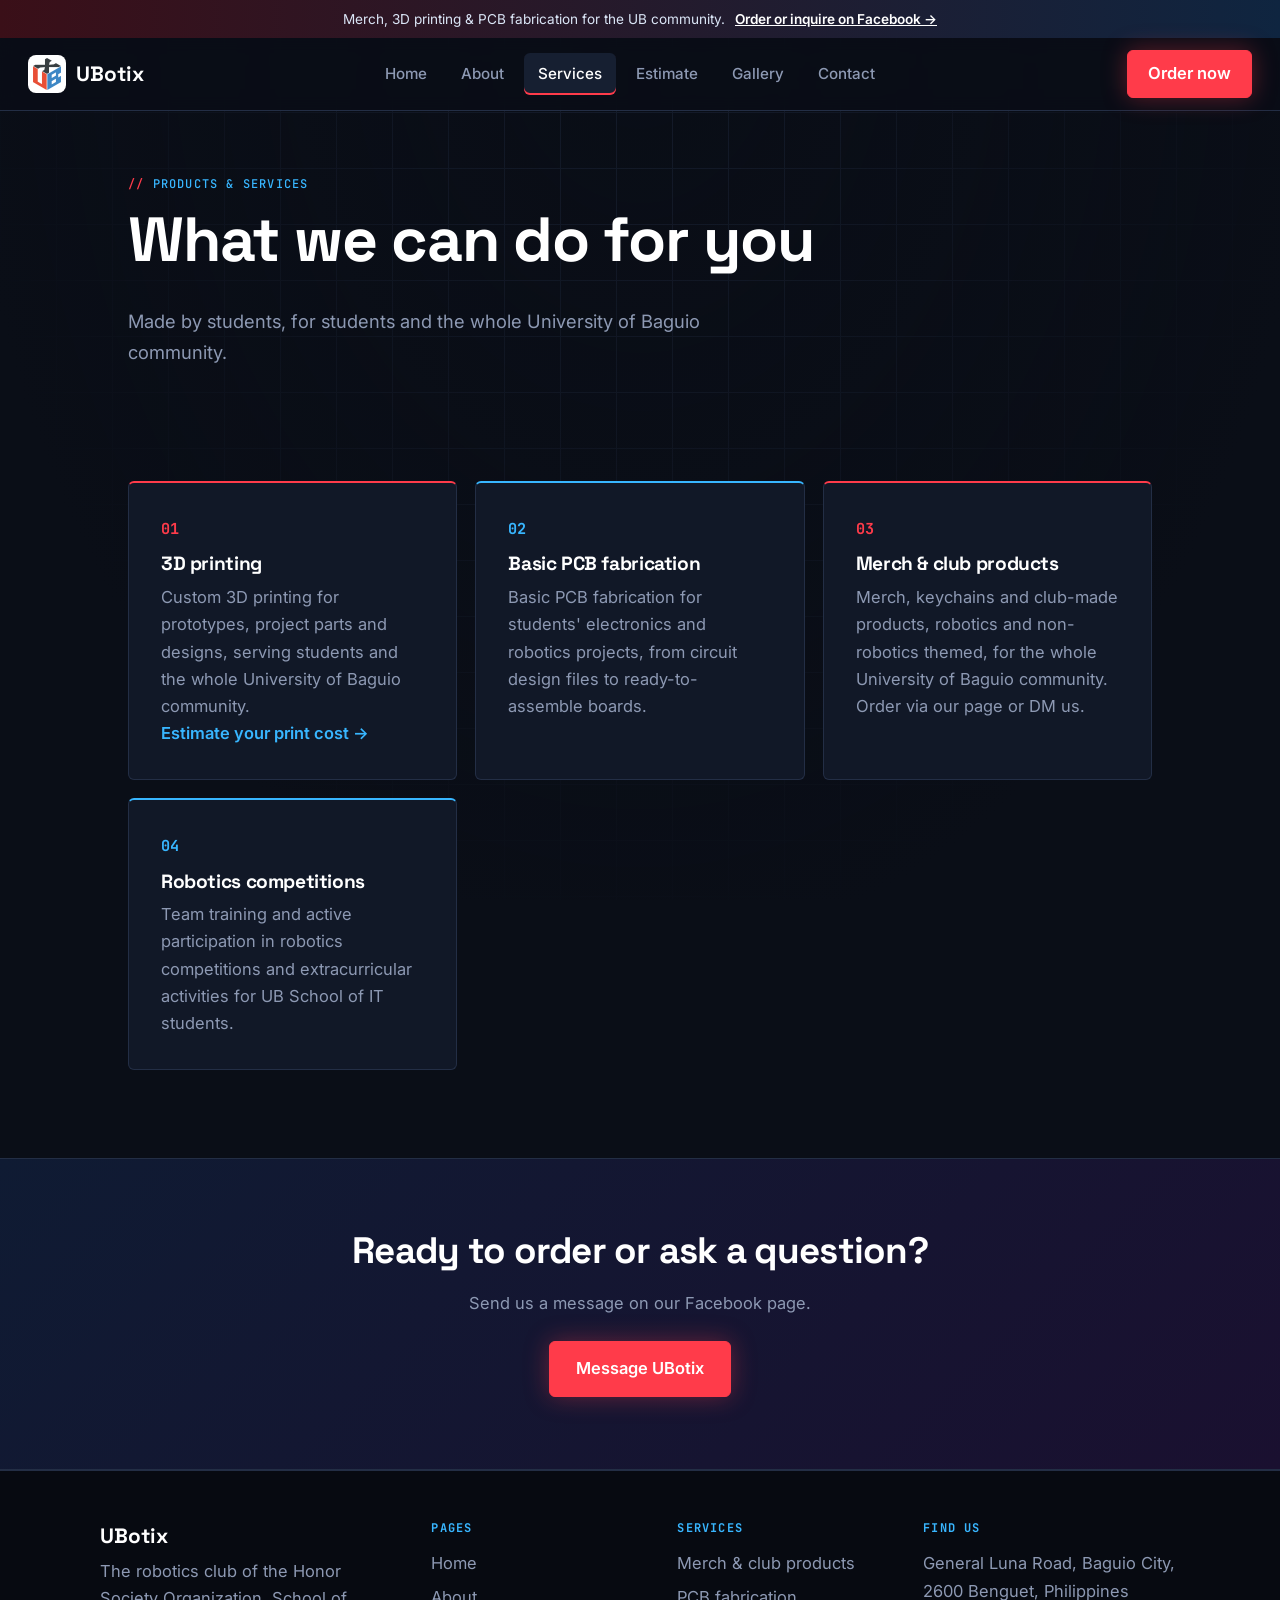
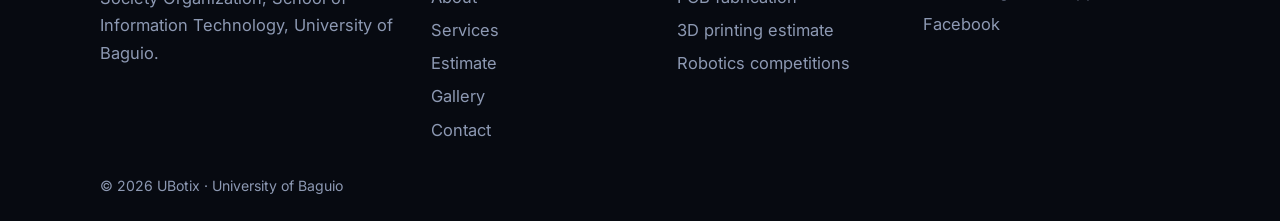
<file: services.html>
<!doctype html>
<html lang="en">
<head>
<meta charset="utf-8">
<meta name="viewport" content="width=device-width, initial-scale=1">
<title>Services | UBotix</title>
<meta name="description" content="Merch, PCB fabrication, 3D printing and robotics competition training from UBotix.">
<link rel="icon" href="favicon.ico" sizes="any">
<link rel="icon" type="image/png" href="images/favicon.png">
<link rel="apple-touch-icon" href="images/apple-touch-icon.png">
<link rel="preconnect" href="https://fonts.googleapis.com">
<link rel="preconnect" href="https://fonts.gstatic.com" crossorigin>
<link href="https://fonts.googleapis.com/css2?family=Inter:wght@400;500;600&family=Space+Grotesk:wght@500;700&family=JetBrains+Mono:wght@500;700&display=swap" rel="stylesheet">
<link rel="stylesheet" href="styles.css">
</head>
<body class="">
<div class="notice">Merch, 3D printing &amp; PCB fabrication for the UB community. <a href="https://www.facebook.com/profile.php?id=61595112535000" target="_blank" rel="noopener">Order or inquire on Facebook &rarr;</a></div>
<header class="nav">
  <a class="brand" href="index.html" aria-label="UBotix home"><img src="images/logo-cube.png" alt="UBotix"><span>UBotix</span></a>
  <button class="menu" aria-label="Menu" aria-expanded="false">Menu</button>
  <nav>
      <a href="index.html">Home</a>
      <a href="about.html">About</a>
      <a href="services.html" class="active" aria-current="page">Services</a>
      <a href="estimate.html">Estimate</a>
      <a href="gallery.html">Gallery</a>
      <a href="contact.html">Contact</a>
  </nav>
  <a class="btn primary order" href="https://www.facebook.com/profile.php?id=61595112535000" target="_blank" rel="noopener">Order now</a>
</header>
<main>

<section class="page-head">
  <p class="tag">Products &amp; services</p>
  <h1>What we can do for you</h1>
  <p class="lead">Made by students, for students and the whole University of Baguio community.</p>
</section>

<section class="wrap">
  <div class="cards two" id="svc-big"></div>
</section>

<section class="band">
  <h2>Ready to order or ask a question?</h2>
  <p>Send us a message on our Facebook page.</p>
  <a class="btn primary" href="https://www.facebook.com/profile.php?id=61595112535000" target="_blank" rel="noopener">Message UBotix</a>
</section>

</main>
<footer>
  <div class="foot">
    <div>
      <strong class="fbrand">UBotix</strong>
      <p>The robotics club of the Honor Society Organization, School of Information Technology, University of Baguio.</p>
    </div>
    <div>
      <h4>Pages</h4>
      <a href="index.html">Home</a><a href="about.html">About</a><a href="services.html">Services</a><a href="estimate.html">Estimate</a><a href="gallery.html">Gallery</a><a href="contact.html">Contact</a>
    </div>
    <div>
      <h4>Services</h4>
      <a href="services.html">Merch &amp; club products</a><a href="services.html">PCB fabrication</a><a href="estimate.html">3D printing estimate</a><a href="services.html">Robotics competitions</a>
    </div>
    <div>
      <h4>Find us</h4>
      <p>General Luna Road, Baguio City, 2600 Benguet, Philippines</p>
      <a href="https://www.facebook.com/profile.php?id=61595112535000" target="_blank" rel="noopener">Facebook</a>
    </div>
  </div>
  <p class="copy">&copy; <span id="y"></span> UBotix &middot; University of Baguio</p>
</footer>
<div id="lb" class="lb" hidden><img alt=""><p></p></div>
<script src="script.js"></script>
</body>
</html>
</file>
<file: styles.css>
:root{--red:#ff3b4a;--blue:#38b6ff;--bg:#0a0e17;--panel:#111827;--panel2:#161f31;--line:#232e45;--text:#e8edf7;--muted:#8d99b3;--radius:6px}
*{box-sizing:border-box}
html{scroll-behavior:smooth}
body{margin:0;font-family:Inter,system-ui,sans-serif;color:var(--text);background:var(--bg);background-image:linear-gradient(var(--line) 1px,transparent 1px),linear-gradient(90deg,var(--line) 1px,transparent 1px);background-size:56px 56px;background-attachment:fixed;line-height:1.65;font-size:16.5px}
body::before{content:"";position:fixed;inset:0;background:radial-gradient(ellipse at 50% 0%,rgba(10,14,23,.55),var(--bg) 75%);pointer-events:none;z-index:-1}
h1,h2,h3{font-family:"Space Grotesk",Inter,sans-serif;color:#fff;line-height:1.1;margin:0 0 .5em;letter-spacing:-.02em}
h1{font-size:clamp(2.3rem,5.5vw,3.9rem);font-weight:700}
h2{font-size:clamp(1.6rem,3.5vw,2.3rem);font-weight:700}
h3{font-size:1.2rem;font-weight:700}
h1 em{font-style:normal;color:var(--blue)}
p{margin:0 0 1em}
a{color:var(--blue)}
img{max-width:100%;display:block}
/* nav */
.nav{position:sticky;top:0;z-index:20;display:flex;align-items:center;justify-content:space-between;padding:12px 28px;background:rgba(10,14,23,.85);backdrop-filter:blur(8px);border-bottom:1px solid var(--line)}
.brand{display:flex;align-items:center;gap:10px;text-decoration:none;color:#fff;font-family:"Space Grotesk",sans-serif;font-weight:700;font-size:1.3rem}
.brand img{height:38px;width:auto;background:#fff;border-radius:8px;padding:3px}
nav{display:flex;gap:6px}
nav a{padding:8px 14px;border-radius:var(--radius);text-decoration:none;color:var(--muted);font-weight:500;font-size:.95rem}
nav a:hover{color:#fff;background:var(--panel2)}
nav a.active{color:#fff;background:var(--panel2);box-shadow:inset 0 -2px 0 var(--red)}
.menu{display:none;font:inherit;font-weight:500;background:var(--panel2);border:1px solid var(--line);border-radius:var(--radius);padding:8px 16px;color:#fff;cursor:pointer}

/* buttons */
.btn{display:inline-block;padding:13px 26px;border-radius:var(--radius);border:1px solid var(--line);background:var(--panel);color:#fff;text-decoration:none;font-weight:600;transition:transform .15s,border-color .15s}
.btn:hover{transform:translateY(-2px);border-color:var(--blue)}
.btn.primary{background:var(--red);border-color:var(--red);color:#fff;box-shadow:0 0 24px rgba(255,59,74,.35)}
.cta{display:flex;gap:12px;flex-wrap:wrap;margin-top:8px}
.link{font-weight:600;text-decoration:none;color:var(--blue)}
.link:hover{text-decoration:underline}
.tag{font-family:"JetBrains Mono",monospace;color:var(--blue);font-weight:500;letter-spacing:.1em;text-transform:uppercase;font-size:.75rem;margin-bottom:1em}
.tag::before{content:"// ";color:var(--red)}
.lead{font-size:1.15rem;color:var(--muted);max-width:620px}

/* layout */
.wrap{max-width:1080px;margin:0 auto;padding:64px 28px}
.narrow{max-width:640px}
.page-head{max-width:1080px;margin:0 auto;padding:64px 28px 8px}
.hero{max-width:1180px;margin:0 auto;padding:56px 28px 32px;display:grid;grid-template-columns:1.05fr 1fr;gap:48px;align-items:center}
.hero-photos{display:grid;grid-template-columns:1fr 1fr;grid-template-rows:auto auto;gap:14px}
.hero-photos .big{grid-column:1/3}
.split{display:grid;grid-template-columns:1fr 1fr;gap:48px;align-items:center}
.head-row{display:flex;justify-content:space-between;align-items:baseline;gap:16px;flex-wrap:wrap}

/* photos */
.ph{margin:0}
.ph img{width:100%;height:100%;object-fit:cover;border-radius:var(--radius);border:1px solid var(--line);box-shadow:0 12px 40px rgba(0,0,0,.5)}
.hero-photos .big img{aspect-ratio:16/10}
.hero-photos .small img{aspect-ratio:1/1}
.ph.tall img{aspect-ratio:4/3}
.two-photos{display:grid;grid-template-columns:1fr 1fr;gap:16px;margin-top:24px}
.two-photos img{aspect-ratio:4/3}

/* cards */
.cards{display:grid;gap:18px;margin-top:24px}
.cards.four{grid-template-columns:repeat(auto-fit,minmax(220px,1fr))}
.cards.three{grid-template-columns:repeat(auto-fit,minmax(240px,1fr))}
.cards.two{grid-template-columns:repeat(auto-fit,minmax(300px,1fr))}
.cards article,.card-box{background:var(--panel);border:1px solid var(--line);border-top:2px solid var(--blue);border-radius:var(--radius);padding:26px}
.cards article:nth-child(odd){border-top-color:var(--red)}
.cards p,.card-box p{color:var(--muted);margin:0}
.cards.two article.big{padding:32px}
.n{display:inline-block;font-family:"JetBrains Mono",monospace;font-weight:700;font-size:.95rem;margin-bottom:12px}
.n.r{color:var(--red)}.n.b{color:var(--blue)}
.card-box h3{margin-bottom:.4em}
.card-box .btn{margin-top:16px}

/* band */
.band{background:linear-gradient(135deg,#0f1b33,#1a1030);border-top:1px solid var(--line);border-bottom:1px solid var(--line);color:#fff;text-align:center;padding:72px 28px;margin-top:24px}
.band h2{color:#fff}
.band p{color:var(--muted);max-width:520px;margin:0 auto 24px}

/* gallery */
.grid{display:grid;grid-template-columns:repeat(auto-fill,minmax(280px,1fr));gap:20px}
.grid figure{margin:0}
.grid img{width:100%;aspect-ratio:4/3;object-fit:cover;border-radius:var(--radius);cursor:zoom-in;border:1px solid var(--line);transition:transform .2s}
.grid img:hover{transform:scale(1.02);border-color:var(--blue)}
.grid figcaption{font-size:.92rem;color:var(--muted);margin-top:10px}
.lb{position:fixed;inset:0;background:rgba(5,8,14,.94);display:flex;flex-direction:column;align-items:center;justify-content:center;z-index:50;padding:24px;cursor:zoom-out}
.lb[hidden]{display:none}
.lb img{max-width:100%;max-height:82vh;border-radius:12px}
.lb p{color:#dbe1f0;margin:14px 0 0;text-align:center;max-width:720px}

/* footer */
footer{background:#070a11;padding:48px 28px 24px;border-top:1px solid var(--line)}
.foot{max-width:1080px;margin:0 auto;display:grid;grid-template-columns:1.2fr 1fr;gap:32px}
.foot p{color:var(--muted);margin:.3em 0}
.copy{max-width:1080px;margin:24px auto 0;color:var(--muted);font-size:.88rem}

@media (max-width:860px){
  .hero,.split,.foot{grid-template-columns:1fr}
  .hero{padding-top:32px}
  .wrap{padding:44px 20px}
}
@media (max-width:720px){
  .menu{display:block}
  .nav{padding:10px 20px;flex-wrap:wrap}
  nav{display:none;width:100%;flex-direction:column;padding:10px 0 6px}
  .open nav{display:flex}
  nav a{padding:12px 16px}
  .two-photos{grid-template-columns:1fr}
}
@media (prefers-reduced-motion:reduce){*{transition:none!important;scroll-behavior:auto}}

/* ---- jlc-style structure ---- */
.notice{background:linear-gradient(90deg,#3a0f18,#0f2540);color:#dbe6f7;text-align:center;font-size:.85rem;padding:8px 16px}
.notice a{color:#fff;font-weight:600;margin-left:6px}
.nav .order{padding:9px 20px;margin-left:12px}
.hero-car{position:relative;border-bottom:1px solid var(--line)}
.slides{position:relative;min-height:520px}
.slide{position:absolute;inset:0;background-size:cover;background-position:center;opacity:0;transition:opacity .6s;display:flex;align-items:center}
.slide.on{opacity:1;z-index:1}
.slide-in{max-width:1180px;width:100%;margin:0 auto;padding:40px 28px}
.slide-in h1{max-width:640px}
.ticks{list-style:none;padding:0;margin:0 0 28px;max-width:520px}
.ticks li{padding-left:26px;position:relative;margin:6px 0;color:#cfd8ea}
.ticks li::before{content:"";position:absolute;left:0;top:.7em;width:12px;height:2px;background:var(--red)}
.dots{position:absolute;bottom:18px;left:0;right:0;display:flex;justify-content:center;gap:8px;z-index:2}
.dot{width:28px;height:4px;border:0;border-radius:2px;background:#ffffff40;cursor:pointer;padding:0}
.dot.on{background:var(--red)}
.tabs{display:flex;gap:8px;flex-wrap:wrap;margin:18px 0 6px}
.tab{font:inherit;font-weight:500;font-size:.9rem;background:var(--panel);color:var(--muted);border:1px solid var(--line);border-radius:999px;padding:7px 18px;cursor:pointer}
.tab.on{background:var(--blue);border-color:var(--blue);color:#06101c}
.svcs{grid-template-columns:repeat(auto-fit,minmax(250px,1fr))}
.svc{display:flex;flex-direction:column}
.svc[hidden]{display:none}
.svc ul{list-style:none;padding:0;margin:0 0 20px;color:var(--muted);flex:1}
.svc li{padding-left:18px;position:relative;margin:6px 0;font-size:.95rem}
.svc li::before{content:"\203A";position:absolute;left:2px;color:var(--blue);font-weight:700}
.svc .row{display:flex;align-items:center;justify-content:space-between}
.chip{align-self:flex-start;font-family:"JetBrains Mono",monospace;font-size:.7rem;text-transform:uppercase;letter-spacing:.08em;color:var(--blue);border:1px solid var(--line);border-radius:999px;padding:2px 10px;margin-bottom:12px}
.btn.sm{padding:8px 18px;font-size:.9rem}
.stats{max-width:1080px;margin:16px auto;padding:0;display:grid;grid-template-columns:repeat(auto-fit,minmax(200px,1fr));gap:1px;background:var(--line);border:1px solid var(--line);border-radius:var(--radius);overflow:hidden}
.stats div{background:var(--panel);padding:28px 22px}
.stats b{display:block;font-family:"Space Grotesk",sans-serif;font-size:2rem;color:#fff}
.stats span{color:var(--muted);font-size:.9rem}
.mosaic{display:grid;grid-template-columns:repeat(4,1fr);gap:14px;margin-top:20px}
.mosaic img{aspect-ratio:1/1}
.faq{max-width:820px}
.faq details{background:var(--panel);border:1px solid var(--line);border-radius:var(--radius);margin:10px 0;padding:0 20px}
.faq summary{cursor:pointer;font-weight:600;padding:16px 0;color:#fff;list-style:none}
.faq summary::after{content:"+";float:right;color:var(--blue)}
.faq details[open] summary::after{content:"\2212"}
.faq details p{color:var(--muted)}
.foot{grid-template-columns:1.4fr 1fr 1fr 1.2fr}
.foot h4{font-family:"JetBrains Mono",monospace;font-size:.75rem;text-transform:uppercase;letter-spacing:.1em;color:var(--blue);margin:0 0 12px}
.foot a{display:block;color:var(--muted);text-decoration:none;margin:6px 0}
.foot a:hover{color:#fff}
.fbrand{font-family:"Space Grotesk",sans-serif;font-size:1.3rem;color:#fff}
@media (max-width:860px){.mosaic{grid-template-columns:1fr 1fr}.foot{grid-template-columns:1fr 1fr}.slides{min-height:560px}.stats{margin:16px 20px}}
@media (max-width:720px){.nav .order{display:none}.foot{grid-template-columns:1fr}}

.split.three{grid-template-columns:repeat(auto-fit,minmax(260px,1fr));align-items:stretch;gap:18px}

.people{list-style:none;padding:0;margin:0}
.people li{padding:8px 0;border-bottom:1px solid var(--line);font-weight:500;color:#fff}
.people li:last-child{border-bottom:0}

.feature{background:linear-gradient(135deg,#1a0f1c,#0f2540);border:1px solid var(--line);border-left:4px solid var(--red);border-radius:var(--radius);padding:36px}
.feature h2{margin-top:8px}
.feature p{color:#cfd8ea;max-width:680px;margin:0}

/* estimate */
.est label{display:block;font-weight:600;color:#fff;margin:18px 0 6px}
.est label:first-child{margin-top:0}
.est input[type=number]{width:100%;font:inherit;color:#fff;background:var(--bg);border:1px solid var(--line);border-radius:var(--radius);padding:12px 14px}
.est input:focus{outline:2px solid var(--blue);outline-offset:1px}
.est .time{display:grid;grid-template-columns:1fr 1fr;gap:10px}
.est .check{display:flex;flex-wrap:wrap;align-items:center;gap:10px;font-weight:500;margin:20px 0}
.est .check input{width:18px;height:18px;accent-color:var(--red)}
.est .check small{color:var(--muted);width:100%;padding-left:28px;font-weight:400}
.err{color:#ff8a93;margin:0 0 14px}
.result{margin-bottom:18px;border-top-color:var(--red)}
.result .price{font-family:"Space Grotesk",sans-serif;font-size:3rem;font-weight:700;color:#fff;line-height:1.1;margin:8px 0}
.result .small{font-size:.88rem}
.split.est-split{align-items:start}

/* model upload */
.drop{border:2px dashed var(--line);border-radius:var(--radius);padding:36px 20px;text-align:center;cursor:pointer;display:flex;flex-direction:column;gap:6px;transition:border-color .15s,background .15s}
.drop:hover,.drop.over,.drop:focus-visible{border-color:var(--blue);background:var(--panel2);outline:none}
.drop strong{color:#fff}.drop span{color:var(--muted);font-size:.9rem}
.opts{display:grid;grid-template-columns:1fr 1fr;gap:12px;margin-top:18px}
.opts label{font-size:.85rem;color:var(--muted);display:flex;flex-direction:column;gap:4px}
.opts input,.opts select{font:inherit;color:#fff;background:var(--bg);border:1px solid var(--line);border-radius:var(--radius);padding:9px 10px}
.view{height:320px;background:#0d1320;border:1px solid var(--line);border-radius:var(--radius);margin-bottom:18px;overflow:hidden;cursor:grab}
.view[hidden]{display:none}
.view canvas{display:block;width:100%;height:100%}
.facts{list-style:none;padding:0;margin:12px 0}
.facts li{display:flex;justify-content:space-between;gap:12px;padding:7px 0;border-bottom:1px solid var(--line);font-size:.92rem}
.facts span{color:var(--muted)}.facts b{color:#fff;font-weight:600;text-align:right;word-break:break-all}
.upload .err{margin:14px 0 0}
</file>
